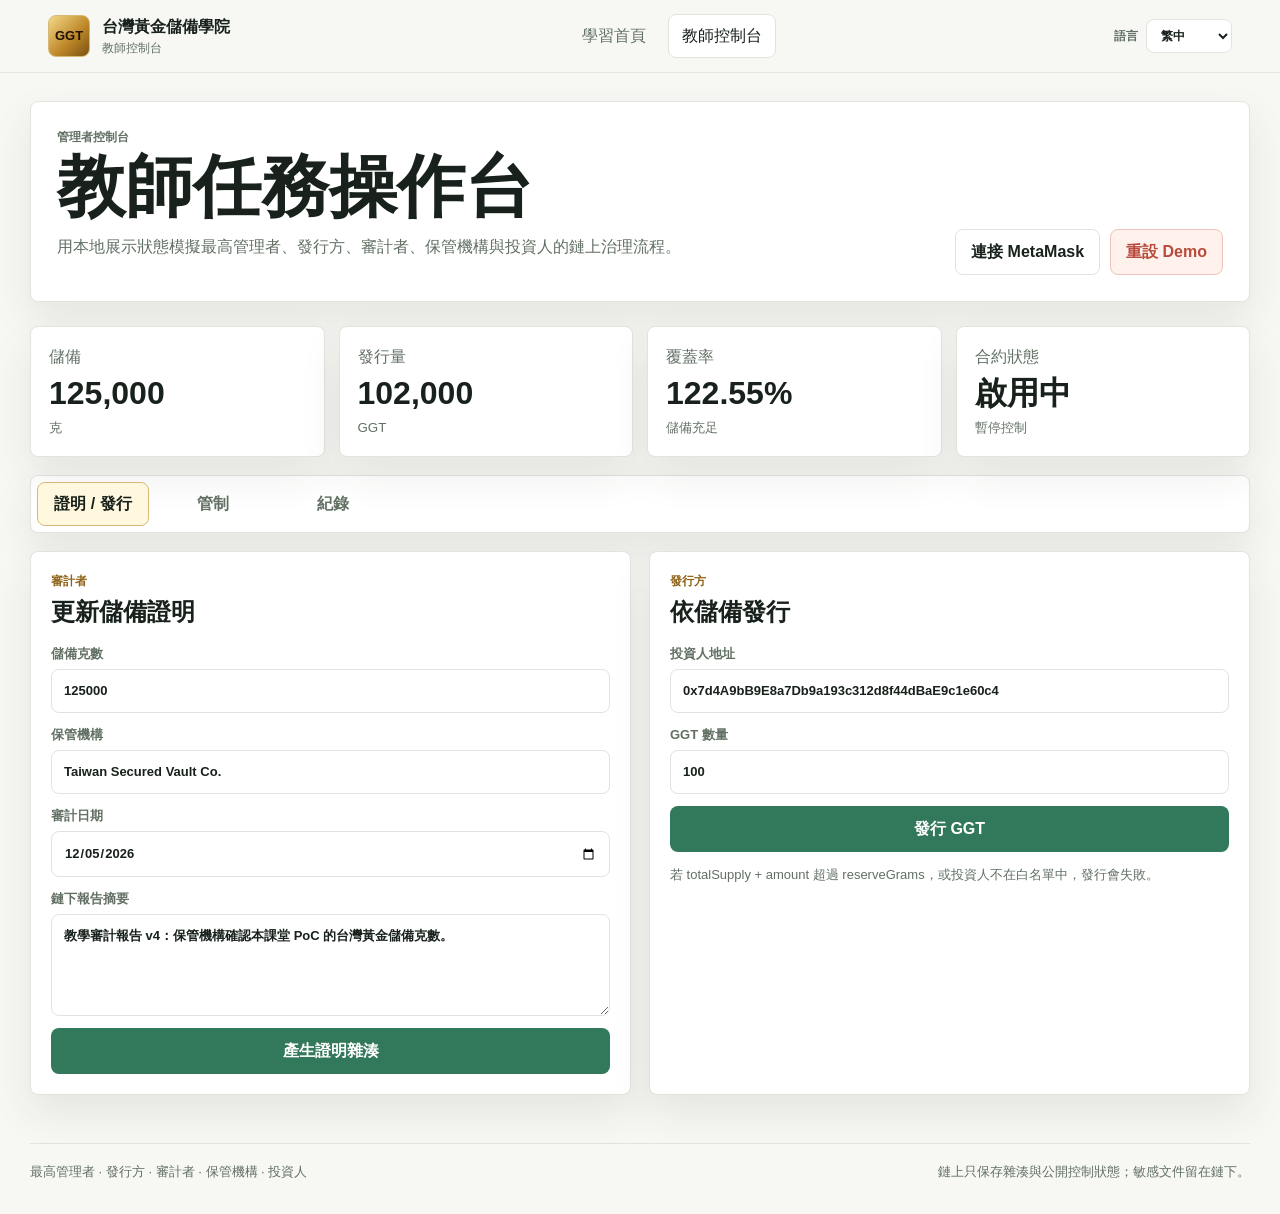
<file: admin.html>
<!doctype html>
<html lang="zh-Hant">
  <head>
    <meta charset="utf-8" />
    <meta name="viewport" content="width=device-width, initial-scale=1" />
    <title>教師控制台 · 台灣黃金儲備學院</title>
    <link rel="stylesheet" href="src/css/styles.css" />
  </head>
  <body data-page="admin">
    <header class="topbar">
      <a class="brand" href="index.html" data-i18n-aria-label="brand.homeLabel" aria-label="回到台灣黃金儲備學院首頁">
        <span class="brand-mark">GGT</span>
        <span>
          <strong data-i18n="brand.name">台灣黃金儲備學院</strong>
          <small data-i18n="brand.subtitle.admin">教師控制台</small>
        </span>
      </a>
      <nav class="nav-links" aria-label="Primary">
        <a href="index.html" data-i18n="nav.learning">學習首頁</a>
        <a class="active" href="admin.html" data-i18n="nav.instructor">教師控制台</a>
      </nav>
      <label class="language-switcher">
        <span data-i18n="lang.label">語言</span>
        <select data-lang-switch aria-label="Language">
          <option value="zh" data-i18n="lang.zh">繁中</option>
          <option value="en" data-i18n="lang.en">English</option>
        </select>
      </label>
    </header>

    <main>
      <section class="console-head">
        <div>
          <p class="eyebrow" data-i18n="admin.eyebrow">管理者控制台</p>
          <h1 data-i18n="admin.title">教師任務操作台</h1>
          <p data-i18n="admin.copy">用本地展示狀態模擬最高管理者、發行方、審計者、保管機構與投資人的鏈上治理流程。</p>
        </div>
        <div class="console-actions">
          <button class="secondary-action" id="connectWalletButton" type="button" data-i18n="admin.connect">連接 MetaMask</button>
          <button class="danger-action" id="resetButton" type="button" data-i18n="admin.reset">重設 Demo</button>
        </div>
      </section>

      <section class="status-band">
        <article class="metric-card">
          <span data-i18n="admin.metric.reserve">儲備</span>
          <strong id="reserveGrams">--</strong>
          <small data-i18n="admin.metric.reserveUnit">克</small>
        </article>
        <article class="metric-card">
          <span data-i18n="admin.metric.supply">發行量</span>
          <strong id="totalSupply">--</strong>
          <small data-i18n="admin.metric.supplyUnit">GGT</small>
        </article>
        <article class="metric-card">
          <span data-i18n="admin.metric.coverage">覆蓋率</span>
          <strong id="coverageRatio">--</strong>
          <small id="coverageStatus">--</small>
        </article>
        <article class="metric-card">
          <span data-i18n="admin.metric.state">合約狀態</span>
          <strong id="pausedStatus">--</strong>
          <small data-i18n="admin.metric.pauseHint">暫停控制</small>
        </article>
      </section>

      <section class="page-tabs" aria-label="Instructor sections">
        <div class="tab-list" role="tablist">
          <button class="tab-button active" type="button" role="tab" data-tab-target="issue" data-i18n="tabs.issue">證明 / 發行</button>
          <button class="tab-button" type="button" role="tab" data-tab-target="controls" data-i18n="tabs.controls">管制</button>
          <button class="tab-button" type="button" role="tab" data-tab-target="records" data-i18n="tabs.records">紀錄</button>
        </div>
      </section>

      <div class="tab-panels">
        <section class="tab-panel active" data-tab-panel="issue" role="tabpanel">
      <section class="layout-two">
        <div class="panel">
          <div class="panel-heading">
            <div>
              <p class="eyebrow" data-i18n="admin.proof.eyebrow">審計者</p>
              <h2 data-i18n="admin.proof.title">更新儲備證明</h2>
            </div>
          </div>
          <form id="proofForm" class="form-grid">
            <label>
              <span data-i18n="admin.proof.reserve">儲備克數</span>
              <input name="reserveGrams" type="number" min="0" step="1" required />
            </label>
            <label>
              <span data-i18n="admin.proof.custodian">保管機構</span>
              <input name="custodian" required />
            </label>
            <label>
              <span data-i18n="admin.proof.date">審計日期</span>
              <input name="auditDate" type="date" required />
            </label>
            <label>
              <span data-i18n="admin.proof.summary">鏈下報告摘要</span>
              <textarea name="summary" rows="4" required></textarea>
            </label>
            <button class="primary-action" type="submit" data-i18n="admin.proof.submit">產生證明雜湊</button>
          </form>
        </div>

        <div class="panel">
          <div class="panel-heading">
            <div>
              <p class="eyebrow" data-i18n="admin.mint.eyebrow">發行方</p>
              <h2 data-i18n="admin.mint.title">依儲備發行</h2>
            </div>
          </div>
          <form id="mintForm" class="form-grid">
            <label>
              <span data-i18n="admin.mint.address">投資人地址</span>
              <input name="address" placeholder="0x..." required />
            </label>
            <label>
              <span data-i18n="admin.mint.amount">GGT 數量</span>
              <input name="amount" type="number" min="1" step="1" required />
            </label>
            <button class="primary-action" type="submit" data-i18n="admin.mint.submit">發行 GGT</button>
          </form>
          <p class="hint" data-i18n="admin.mint.hint">若 totalSupply + amount 超過 reserveGrams，或投資人不在白名單中，發行會失敗。</p>
        </div>
      </section>
        </section>

        <section class="tab-panel" data-tab-panel="controls" role="tabpanel" hidden>
      <section class="layout-three">
        <div class="panel">
          <div class="panel-heading">
            <div>
              <p class="eyebrow" data-i18n="admin.whitelist.eyebrow">合規管理者</p>
              <h2 data-i18n="admin.whitelist.title">白名單</h2>
            </div>
          </div>
          <form id="whitelistForm" class="form-grid">
            <label>
              <span data-i18n="admin.whitelist.address">地址</span>
              <input name="address" placeholder="0x..." required />
            </label>
            <label>
              <span data-i18n="admin.whitelist.label">KYC 標籤</span>
              <select name="label">
                <option value="kyc.taiwanPassed" data-i18n="kyc.taiwanPassed">台灣 KYC 已通過</option>
                <option value="kyc.studentWallet" data-i18n="kyc.studentWallet">學生展示錢包</option>
                <option value="kyc.instructorWallet" data-i18n="kyc.instructorWallet">教師錢包</option>
              </select>
            </label>
            <button class="primary-action" type="submit" data-i18n="admin.whitelist.submit">加入白名單</button>
          </form>
        </div>

        <div class="panel">
          <div class="panel-heading">
            <div>
              <p class="eyebrow" data-i18n="admin.emergency.eyebrow">緊急控制</p>
              <h2 data-i18n="admin.emergency.title">凍結 / 暫停</h2>
            </div>
          </div>
          <form id="freezeForm" class="form-grid">
            <label>
              <span data-i18n="admin.emergency.account">帳戶</span>
              <input name="address" placeholder="0x..." required />
            </label>
            <button class="danger-action" type="submit" data-i18n="admin.emergency.freeze">切換凍結</button>
          </form>
          <button class="danger-action full-button" id="pauseButton" type="button" data-i18n="admin.emergency.pause">切換暫停</button>
        </div>

        <div class="panel">
          <div class="panel-heading">
            <div>
              <p class="eyebrow" data-i18n="admin.redemption.eyebrow">贖回</p>
              <h2 data-i18n="admin.redemption.title">銷毀 GGT</h2>
            </div>
          </div>
          <form id="burnForm" class="form-grid">
            <label>
              <span data-i18n="admin.redemption.address">投資人地址</span>
              <input name="address" placeholder="0x..." required />
            </label>
            <label>
              <span data-i18n="admin.redemption.amount">GGT 數量</span>
              <input name="amount" type="number" min="1" step="1" required />
            </label>
            <button class="primary-action" type="submit" data-i18n="admin.redemption.submit">銷毀並進入贖回</button>
          </form>
          <p class="hint" data-i18n="admin.redemption.hint">銷毀代表鏈上代幣已移除；黃金出庫或現金結算仍屬於鏈下流程。</p>
        </div>
      </section>
        </section>

        <section class="tab-panel" data-tab-panel="records" role="tabpanel" hidden>
      <section class="layout-two">
        <div class="panel">
          <div class="panel-heading">
            <div>
              <p class="eyebrow" data-i18n="admin.accounts.eyebrow">帳戶</p>
              <h2 data-i18n="admin.accounts.title">白名單 / 凍結 / 餘額</h2>
            </div>
          </div>
          <div class="account-list" id="accountList"></div>
        </div>

        <div class="panel">
          <div class="panel-heading">
            <div>
              <p class="eyebrow" data-i18n="admin.events.eyebrow">事件紀錄</p>
              <h2 data-i18n="admin.events.title">管理事件</h2>
            </div>
          </div>
          <div class="event-log" id="eventLog"></div>
        </div>
      </section>
        </section>
      </div>
    </main>

    <footer class="footer">
      <span data-i18n="admin.footer.left">最高管理者 · 發行方 · 審計者 · 保管機構 · 投資人</span>
      <span data-i18n="admin.footer.right">鏈上只保存雜湊與公開控制狀態；敏感文件留在鏈下。</span>
    </footer>

    <script src="src/js/i18n.js"></script>
    <script src="src/js/core.js"></script>
    <script src="src/js/requests.js"></script>
    <script src="src/js/admin.js"></script>
  </body>
</html>
</file>
<file: src/css/styles.css>
:root {
  color-scheme: light;
  --bg: #f7f8f4;
  --surface: #ffffff;
  --surface-2: #f1f5f0;
  --ink: #18211b;
  --muted: #627064;
  --line: #dfe5dc;
  --gold: #c69635;
  --gold-strong: #8e6218;
  --green: #32785a;
  --red: #b84a3b;
  --blue: #315f84;
  --shadow: 0 18px 40px rgba(39, 47, 35, 0.09);
}

* {
  box-sizing: border-box;
}

body {
  margin: 0;
  min-width: 320px;
  background: var(--bg);
  color: var(--ink);
  font-family: Inter, "Noto Sans TC", "Microsoft JhengHei", Arial, sans-serif;
  line-height: 1.5;
}

a {
  color: inherit;
  text-decoration: none;
}

button,
input,
select,
textarea {
  font: inherit;
}

button {
  cursor: pointer;
}

.topbar {
  position: sticky;
  top: 0;
  z-index: 20;
  display: flex;
  align-items: center;
  justify-content: space-between;
  gap: 18px;
  padding: 14px clamp(16px, 4vw, 48px);
  border-bottom: 1px solid rgba(223, 229, 220, 0.82);
  background: rgba(247, 248, 244, 0.94);
  backdrop-filter: blur(14px);
}

.brand {
  display: inline-flex;
  align-items: center;
  gap: 12px;
  min-width: 0;
}

.brand-mark {
  display: grid;
  width: 42px;
  height: 42px;
  place-items: center;
  border: 1px solid #d5b875;
  border-radius: 8px;
  background: linear-gradient(135deg, #f4d986, #bb8425 60%, #795217);
  color: #201300;
  font-weight: 800;
  font-size: 13px;
}

.brand strong,
.brand small {
  display: block;
  white-space: nowrap;
}

.brand small {
  color: var(--muted);
  font-size: 12px;
}

.nav-links {
  display: flex;
  align-items: center;
  gap: 8px;
}

.nav-links a {
  min-width: 92px;
  padding: 9px 13px;
  border: 1px solid transparent;
  border-radius: 8px;
  color: var(--muted);
  text-align: center;
}

.nav-links a.active,
.nav-links a:hover {
  border-color: var(--line);
  background: var(--surface);
  color: var(--ink);
}

.language-switcher {
  display: inline-flex;
  align-items: center;
  gap: 8px;
  color: var(--muted);
  font-size: 12px;
  font-weight: 800;
}

.language-switcher select {
  width: auto;
  min-width: 84px;
  padding: 8px 10px;
  border-radius: 8px;
  background: var(--surface);
}

main {
  width: min(1220px, calc(100% - 32px));
  margin: 0 auto;
  padding: 28px 0 48px;
}

.hero-shell {
  display: grid;
  grid-template-columns: minmax(0, 1.05fr) minmax(320px, 0.95fr);
  gap: 28px;
  align-items: stretch;
  min-height: 360px;
  margin-bottom: 24px;
}

.hero-copy,
.hero-visual,
.panel,
.metric-card {
  border: 1px solid var(--line);
  border-radius: 8px;
  background: var(--surface);
  box-shadow: var(--shadow);
}

.hero-copy {
  display: flex;
  flex-direction: column;
  justify-content: center;
  padding: clamp(24px, 4vw, 46px);
}

.hero-copy h1,
.console-head h1 {
  margin: 0;
  font-size: clamp(40px, 5.5vw, 68px);
  line-height: 0.95;
  letter-spacing: 0;
}

.hero-copy p {
  max-width: 690px;
  color: var(--muted);
  font-size: 16px;
}

.eyebrow {
  margin: 0 0 8px;
  color: var(--gold-strong);
  font-size: 12px;
  font-weight: 800;
  letter-spacing: 0;
  text-transform: uppercase;
}

.hero-actions,
.console-actions {
  display: flex;
  flex-wrap: wrap;
  gap: 10px;
  margin-top: 16px;
}

.primary-action,
.secondary-action,
.danger-action {
  min-height: 42px;
  padding: 10px 15px;
  border-radius: 8px;
  border: 1px solid transparent;
  font-weight: 750;
}

.primary-action {
  background: var(--green);
  color: #fff;
}

.secondary-action {
  border-color: var(--line);
  background: var(--surface);
  color: var(--ink);
}

.danger-action {
  background: #fff2ed;
  border-color: #efc4ba;
  color: var(--red);
}

.full-button {
  width: 100%;
  margin-top: 12px;
}

.disclaimer,
.hint {
  color: var(--muted);
  font-size: 13px;
}

.hero-visual {
  display: grid;
  min-height: 340px;
  place-items: center;
  overflow: hidden;
  background: #f1f5f0;
}

.hero-visual img {
  width: min(92%, 520px);
  height: auto;
}

.status-band {
  display: grid;
  grid-template-columns: repeat(4, minmax(0, 1fr));
  gap: 14px;
  margin-bottom: 18px;
}

.metric-card {
  min-height: 112px;
  padding: 18px;
}

.metric-card span,
.metric-card small {
  display: block;
  color: var(--muted);
}

.metric-card strong {
  display: block;
  margin: 8px 0;
  overflow-wrap: anywhere;
  color: var(--ink);
  font-size: clamp(24px, 2.6vw, 32px);
  line-height: 1.05;
}

.page-tabs {
  margin: 18px 0;
}

.tab-list {
  display: flex;
  gap: 8px;
  overflow-x: auto;
  padding: 6px;
  border: 1px solid var(--line);
  border-radius: 8px;
  background: var(--surface);
  box-shadow: var(--shadow);
  scrollbar-width: thin;
}

.tab-button {
  flex: 0 0 auto;
  min-width: 112px;
  min-height: 40px;
  padding: 9px 14px;
  border: 1px solid transparent;
  border-radius: 8px;
  background: transparent;
  color: var(--muted);
  font-weight: 800;
  text-align: center;
}

.tab-button:hover,
.tab-button.active {
  border-color: #d5b875;
  background: #fff8df;
  color: var(--ink);
}

.tab-panels {
  min-height: 360px;
}

.tab-panel[hidden] {
  display: none;
}

.tab-panel > .layout-two,
.tab-panel > .layout-three,
.tab-panel > .panel.full {
  margin-top: 0;
}

.layout-two,
.layout-three {
  display: grid;
  gap: 18px;
  margin-top: 18px;
}

.layout-two {
  grid-template-columns: repeat(2, minmax(0, 1fr));
}

.layout-three {
  grid-template-columns: repeat(3, minmax(0, 1fr));
}

.panel {
  min-width: 0;
  padding: 20px;
}

.panel.full {
  margin-top: 18px;
}

.panel-heading {
  display: flex;
  align-items: flex-start;
  justify-content: space-between;
  gap: 16px;
  margin-bottom: 18px;
}

.panel-heading h2 {
  margin: 0;
  font-size: 24px;
  line-height: 1.15;
}

.status-pill {
  flex: 0 0 auto;
  padding: 7px 10px;
  border-radius: 999px;
  background: #e7f4eb;
  color: var(--green);
  font-size: 12px;
  font-weight: 800;
}

.status-pill.warning {
  background: #fff2ed;
  color: var(--red);
}

.proof-box {
  padding: 14px;
  border: 1px solid var(--line);
  border-radius: 8px;
  background: var(--surface-2);
}

.proof-box span,
.proof-box code {
  display: block;
}

.proof-box span {
  margin-bottom: 6px;
  color: var(--muted);
  font-size: 12px;
  font-weight: 800;
}

.proof-box code {
  overflow-wrap: anywhere;
  color: var(--blue);
  font-size: 13px;
}

.comparison-bars {
  display: grid;
  gap: 12px;
  margin-top: 16px;
}

.comparison-bars span {
  display: block;
  margin-bottom: 6px;
  color: var(--muted);
  font-size: 13px;
}

.bar-track {
  height: 14px;
  overflow: hidden;
  border-radius: 999px;
  background: #dfe5dc;
}

.bar-track i {
  display: block;
  width: 0;
  height: 100%;
  border-radius: inherit;
  background: var(--gold);
  transition: width 200ms ease;
}

.bar-track #supplyBar {
  background: var(--blue);
}

.split-list {
  display: grid;
  grid-template-columns: repeat(2, minmax(0, 1fr));
  gap: 12px;
  margin-top: 18px;
}

.split-list div,
.journey-step,
.timeline-item,
.account-row,
.request-card,
.quiz-card,
.event-item {
  border: 1px solid var(--line);
  border-radius: 8px;
  background: #fbfcf8;
}

.split-list div {
  padding: 14px;
}

h3 {
  margin: 0 0 8px;
  font-size: 16px;
}

ul,
ol {
  margin: 0;
  padding-left: 20px;
}

li + li {
  margin-top: 6px;
}

.mission-list {
  display: grid;
  gap: 10px;
  list-style: none;
  padding-left: 0;
}

.mission-list li {
  display: grid;
  grid-template-columns: 28px 1fr;
  gap: 10px;
  align-items: start;
  padding: 12px;
  border: 1px solid var(--line);
  border-radius: 8px;
  background: #fbfcf8;
}

.mission-list i {
  display: grid;
  width: 28px;
  height: 28px;
  place-items: center;
  border-radius: 999px;
  background: #e5ebe2;
  color: var(--muted);
  font-style: normal;
  font-weight: 900;
}

.mission-list li.done i {
  background: #d9efe1;
  color: var(--green);
}

.journey {
  display: grid;
  grid-template-columns: repeat(4, minmax(0, 1fr));
  gap: 10px;
}

.journey-step {
  min-height: 92px;
  padding: 12px;
}

.journey-step strong,
.journey-step span {
  display: block;
}

.journey-step span {
  margin-top: 6px;
  color: var(--muted);
  font-size: 13px;
}

.risk-grid {
  display: grid;
  grid-template-columns: repeat(2, minmax(0, 1fr));
  gap: 10px;
  margin: 0;
}

.risk-grid div {
  padding: 12px;
  border: 1px solid var(--line);
  border-radius: 8px;
  background: #fbfcf8;
}

.risk-grid dt {
  color: var(--muted);
  font-size: 12px;
  font-weight: 800;
}

.risk-grid dd {
  margin: 4px 0 0;
  font-weight: 750;
}

.timeline,
.event-log,
.account-list,
.request-list,
.quiz {
  display: grid;
  gap: 10px;
}

.timeline-item,
.event-item,
.account-row,
.request-card,
.quiz-card {
  padding: 13px;
}

.timeline-item {
  display: grid;
  grid-template-columns: minmax(120px, 0.35fr) minmax(0, 1fr);
  gap: 14px;
}

.timeline-item code {
  overflow-wrap: anywhere;
  color: var(--blue);
  font-size: 12px;
}

.form-grid {
  display: grid;
  gap: 12px;
}

label {
  display: grid;
  gap: 6px;
  color: var(--muted);
  font-size: 13px;
  font-weight: 800;
}

input,
select,
textarea {
  width: 100%;
  border: 1px solid var(--line);
  border-radius: 8px;
  background: #fff;
  color: var(--ink);
  padding: 11px 12px;
}

textarea {
  resize: vertical;
}

.quiz-card {
  display: grid;
  gap: 10px;
}

.quiz-options {
  display: grid;
  gap: 8px;
}

.quiz-options button {
  width: 100%;
  border: 1px solid var(--line);
  border-radius: 8px;
  background: var(--surface);
  padding: 10px;
  text-align: left;
}

.quiz-options button.correct {
  border-color: #9ed0ae;
  background: #e7f4eb;
}

.quiz-options button.wrong {
  border-color: #efc4ba;
  background: #fff2ed;
}

.console-head {
  display: flex;
  align-items: end;
  justify-content: space-between;
  gap: 20px;
  margin-bottom: 24px;
  padding: 26px;
  border: 1px solid var(--line);
  border-radius: 8px;
  background: var(--surface);
  box-shadow: var(--shadow);
}

.console-head p {
  max-width: 760px;
  color: var(--muted);
}

.account-row {
  display: grid;
  grid-template-columns: minmax(0, 1fr) auto;
  gap: 12px;
  align-items: center;
}

.account-row code,
.event-item code,
.request-card code {
  overflow-wrap: anywhere;
  color: var(--blue);
  font-size: 12px;
}

.tagline {
  color: var(--muted);
  font-size: 13px;
}

.footer {
  display: flex;
  justify-content: space-between;
  gap: 16px;
  width: min(1220px, calc(100% - 32px));
  margin: 0 auto;
  padding: 18px 0 32px;
  border-top: 1px solid var(--line);
  color: var(--muted);
  font-size: 13px;
}

@media (max-width: 980px) {
  .hero-shell,
  .layout-two,
  .layout-three {
    grid-template-columns: 1fr;
  }

  .status-band,
  .journey {
    grid-template-columns: repeat(2, minmax(0, 1fr));
  }

  .console-head {
    align-items: stretch;
    flex-direction: column;
  }
}

@media (max-width: 640px) {
  .topbar,
  .footer {
    align-items: stretch;
    flex-direction: column;
  }

  .nav-links {
    width: 100%;
  }

  .language-switcher {
    width: 100%;
    justify-content: space-between;
  }

  .nav-links a {
    flex: 1;
    min-width: 0;
  }

  .hero-shell {
    min-height: auto;
  }

  .hero-copy h1,
  .console-head h1 {
    font-size: 42px;
  }

  .status-band,
  .journey,
  .risk-grid,
  .split-list,
  .timeline-item {
    grid-template-columns: 1fr;
  }
}
</file>
